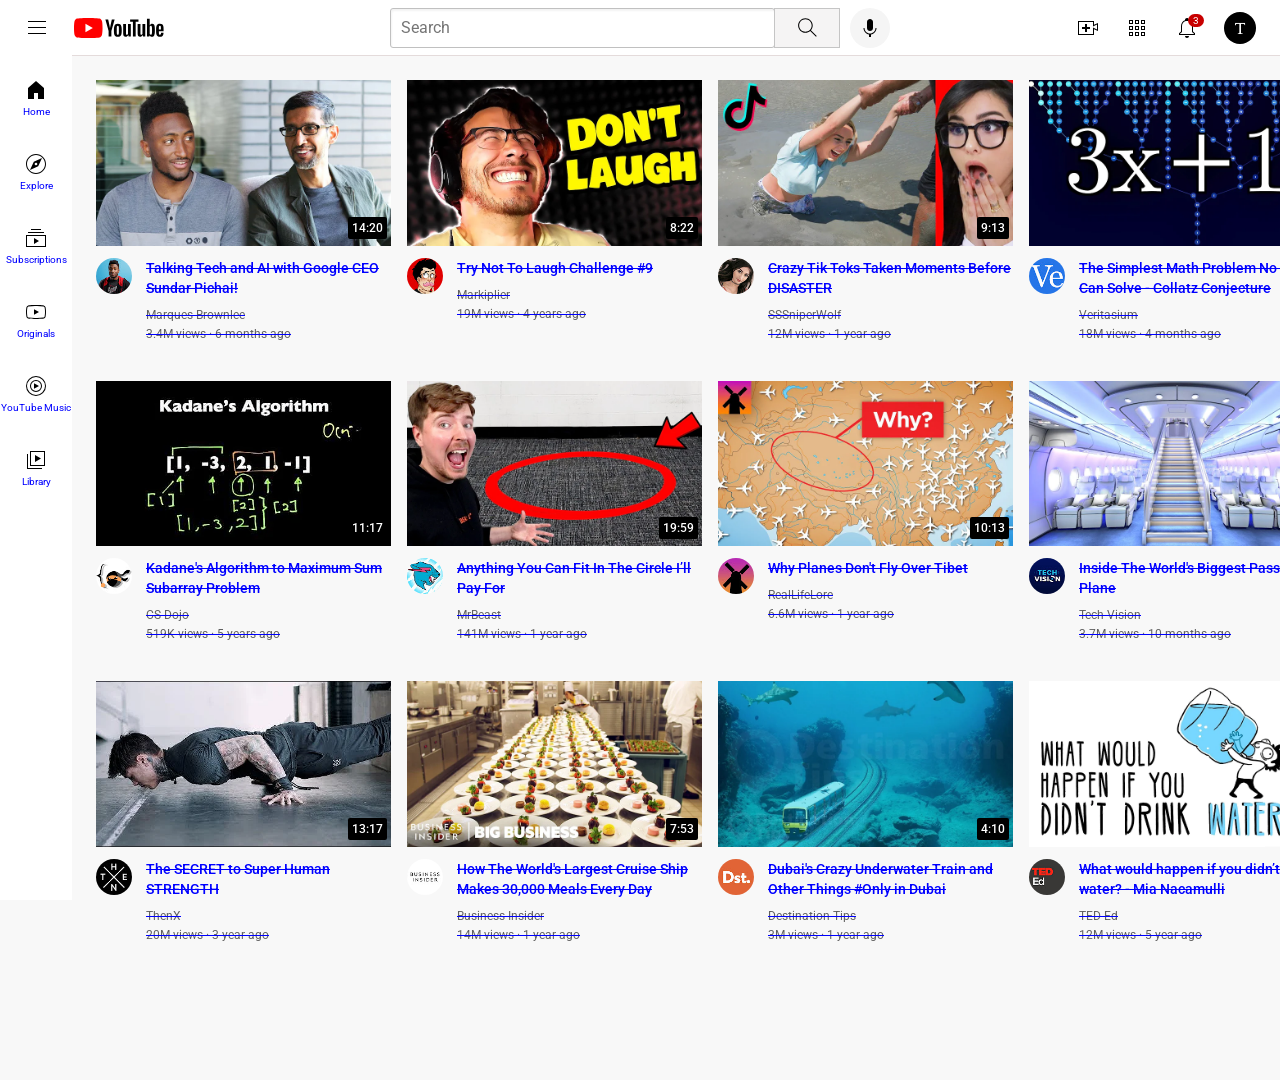
<file: index.html>
<!DOCTYPE html>
<html lang="en">
<head>
  <meta charset="UTF-8">
  <meta name="viewport" content="width=device-width, initial-scale=1.0">
  <title>YouTube.Clone</title>
  <link rel="icon" href="https://cdn-icons-png.freepik.com/256/48/48968.png?ga=GA1.1.150156607.1720871834&semt=ais_hybrid">
  <link rel="stylesheet" href="style/youtube.css">
  <link rel="preconnect" href="https://fonts.googleapis.com">
<link rel="preconnect" href="https://fonts.gstatic.com" crossorigin>
<link href="https://fonts.googleapis.com/css2?family=Roboto:ital,wght@
0,100;0,300;0,400;0,500;0,700;0,900;1,100;1,300;1,400;1,500;1,700;1,900&display=swap" rel="stylesheet">
</head>
<!--coding section start-->
<body>
  <header class="header">
    <div class="left">
      <img class="humbur" src="icons/hamburger-menu.svg">
      <img class="ytlogo"src="icons/youtube-logo.svg">
    </div>
    <div class="middle">
      <input class="searchbar" type="text" placeholder="Search">
      <button class="search">
      <img class="searchicon"src="icons/search.svg">
      <div class="tooltip">Search</div>
    </button>
    <button class="voice">
      <img class="voiceicon"src="icons/voice-search-icon.svg">
      <div class="tooltip">Search with your voice</div>
    </button>
    </div>
    <div class="right">
      <div class="upload">
      <img class="uploadicon" src="icons/upload.svg">
      <div class="tooltip">Create</div>
      </div>
      <div class="apps">
      <img class="appsicon"src="icons/youtube-apps.svg">
      <div class="tooltip">YouTube apps</div>
      </div>
      <div class="notifications">
        <img class="notifi"src="icons/notifications.svg">
        <div class="notifi-count">3</div>
        <div class="tooltip">Notifications</div>
      </div>
      <img class="userpic"src="channel-pictures/user-pic.jpeg">
    </div>
  </header>

  <nav class="sidebar">
    <div class="sidebar-link">
      <img src="icons/home.svg">
      <div>Home</div>
    </div>
    <div class="sidebar-link">
      <img src="icons/explore.svg">
      <div>Explore</div>
    </div>
    <div class="sidebar-link">
      <img src="icons/subscriptions.svg">
      <div>Subscriptions</div>
    </div>
    <div class="sidebar-link">
      <img src="icons/originals.svg">
      <div>Originals</div>
    </div>
    <div class="sidebar-link">
      <img src="icons/youtube-music.svg">
      <div>YouTube Music</div>
    </div>
    <div class="sidebar-link">
      <img src="icons/library.svg">
      <div>Library</div>
    </div>
  </nav>
  
  <main>
  <div class="video-grid">
    <div class="container">
      <div class="thumbnail">
        <a href="https://youtu.be/n2RNcPRtAiY?si=K5cUOYc78Q6PRPHj" target="_blank">
        <img class="thumb" src="thumbnails/thumbnail-1.webp">
      </a>
        <div class="time">14:20</div>
      </div>
      <div class="video-info-grid">
        <div class="channel-pic">                  
          <img class="profile "src="channel-pictures/channel-1.jpeg">
        </div>
        <div class="text">
          <p class="t1">Talking Tech and AI with Google CEO Sundar Pichai!
          </p>
          <p class="tt1">Marques Brownlee
          </p>
          <p class="ttt1">3.4M views &#183 6 months ago
          </p>
        </div>
       </div>
    </div>
    
    <div class="container">
      <div class="thumbnail">
        <a href="https://www.youtube.com/watch?v=mP0RAo9SKZk" target="_blank">
        <img class="thumb" src="thumbnails/thumbnail-2.webp">
      </a>
        <div class="time">8:22</div>
      </div>
      <div class="video-info-grid">
        <div class="channel-pic">
          <img class="profile "src="channel-pictures/channel-2.jpeg">
        </div>
        <div class="text">
          <p class="t1">Try Not To Laugh Challenge #9
          </p>
          <p class="tt1">Markiplier
          </p>
          <p class="ttt1">19M views &#183 4 years ago
          </p>
        </div>
       </div>
    </div>
    <div class="container">
      <div class="thumbnail">
        <a href="https://www.youtube.com/watch?v=FgjPQQeTh1w" target="_blank">
        <img class="thumb" src="thumbnails/thumbnail-3.webp">
        </a>
        <div class="time">9:13</div>
      </div>
      <div class="video-info-grid">
        <div class="channel-pic">                  
          <img class="profile "src="channel-pictures/channel-3.jpeg">
        </div>
        <div class="text">
          <p class="t1">Crazy Tik Toks Taken Moments Before DISASTER
          </p>
          <p class="tt1">SSSniperWolf
          </p>
          <p class="ttt1">12M views &#183 1 year ago
          </p>
        </div>
       </div>
    </div>
    
    <div class="container">
      <div class="thumbnail">
        <a href="https://www.youtube.com/watch?v=094y1Z2wpJg" target="_blank">
        <img class="thumb" src="thumbnails/thumbnail-4.webp">
        </a>
        <div class="time">22:09</div>
      </div>
      <div class="video-info-grid">
        <div class="channel-pic">
          <img class="profile "src="channel-pictures/channel-4.jpeg">
        </div>
        <div class="text">
          <p class="t1">
            The Simplest Math Problem No One Can Solve - Collatz Conjecture
          </p>
          <p class="tt1">Veritasium
          </p>
          <p class="ttt1">18M views &#183 4 months ago
          </p>
        </div>
       </div>
    </div>
    
    <div class="container">
      <div class="thumbnail">
        <a href="https://www.youtube.com/watch?v=86CQq3pKSUw" target="_blank">
        <img class="thumb" src="thumbnails/thumbnail-5.webp">
        </a>
        <div class="time">11:17</div>
      </div>
      <div class="video-info-grid">
        <div class="channel-pic">                  
          <img class="profile "src="channel-pictures/channel-5.jpeg">
        </div>
        <div class="text">
          <p class="t1">
            Kadane's Algorithm to Maximum Sum Subarray Problem
          </p>
          <p class="tt1">CS Dojo
          </p>
          <p class="ttt1">519K views &#183 5 years ago
          </p>
        </div>
       </div>
    </div>
    
    <div class="container">
      <div class="thumbnail">
        <a href="https://www.youtube.com/watch?v=yXWw0_UfSFg" target="_blank">
        <img class="thumb" src="thumbnails/thumbnail-6.webp">
        </a>
        <div class="time">19:59</div>
      </div>
      <div class="video-info-grid">
        <div class="channel-pic">
          <img class="profile "src="channel-pictures/channel-6.jpeg">
        </div>
        <div class="text">
          <p class="t1">Anything You Can Fit In The Circle I’ll Pay For
          </p>
          <p class="tt1">MrBeast
          </p>
          <p class="ttt1">141M views &#183 1 year ago
          </p>
        </div>
       </div>
    </div>

    <div class="container">
      <div class="thumbnail">
        <a href="https://www.youtube.com/watch?v=fNVa1qMbF9Y" target="_blank">
        <img class="thumb" src="thumbnails/thumbnail-7.webp">
        </a>
        <div class="time">10:13</div>
      </div>
      <div class="video-info-grid">
        <div class="channel-pic">
          <img class="profile "src="channel-pictures/channel-7.jpeg">
        </div>
        <div class="text">
          <p class="t1">
            Why Planes Don't Fly Over Tibet
          </p>
          <p class="tt1">RealLifeLore
          </p>
          <p class="ttt1">6.6M views &#183 1 year ago
          </p>
        </div>
       </div>
    </div>

    <div class="container">
      <div class="thumbnail">
        <a href="https://www.youtube.com/watch?v=lFm4EM1juls" target="_blank">
        <img class="thumb" src="thumbnails/thumbnail-8.webp">
        </a>
        <div class="time">7:12</div>
      </div>
      <div class="video-info-grid">
        <div class="channel-pic">
          <img class="profile "src="channel-pictures/channel-8.jpeg">
        </div>
        <div class="text">
          <p class="t1">Inside The World's Biggest Passenger Plane
          </p>
          <p class="tt1">Tech Vision
          </p>
          <p class="ttt1">3.7M views &#183 10 months ago
          </p>
        </div>
       </div>
    </div>

    <div class="container">
      <div class="thumbnail">
        <a href="https://www.youtube.com/watch?v=ixmxOlcrlUc" target="_blank">
        <img class="thumb" src="thumbnails/thumbnail-9.webp">
        </a>
        <div class="time">13:17</div>
      </div>
      <div class="video-info-grid">
        <div class="channel-pic">
          <img class="profile "src="channel-pictures/channel-9.jpeg">
        </div>
        <div class="text">
          <p class="t1">The SECRET to Super Human STRENGTH
          </p>
          <p class="tt1">ThenX
          </p>
          <p class="ttt1">20M views &#183 3 year ago
          </p>
        </div>
       </div>
    </div>

    <div class="container">
      <div class="thumbnail">
        <a href="https://www.youtube.com/watch?v=R2vXbFp5C9o" target="_blank">
        <img class="thumb" src="thumbnails/thumbnail-10.webp">
        </a>
        <div class="time">7:53</div>
      </div>
      <div class="video-info-grid">
        <div class="channel-pic">
          <img class="profile "src="channel-pictures/channel-10.jpeg">
        </div>
        <div class="text">
          <p class="t1">
            How The World's Largest Cruise Ship Makes 30,000 Meals Every Day
          </p>
          <p class="tt1">Business Insider
          </p>
          <p class="ttt1">14M views &#183 1 year ago
          </p>
        </div>
       </div>
    </div>

    <div class="container">
      <div class="thumbnail">
        <a href="https://www.youtube.com/watch?v=0nZuYyXET3s" target="_blank">
        <img class="thumb" src="thumbnails/thumbnail-11.webp">
        </a>
        <div class="time">4:10</div>
      </div>
      <div class="video-info-grid">
        <div class="channel-pic">
          <img class="profile "src="channel-pictures/channel-11.jpeg">
        </div>
        <div class="text">
          <p class="t1">
            Dubai's Crazy Underwater Train and Other Things #Only in Dubai
          </p>
          <p class="tt1">Destination Tips
          </p>
          <p class="ttt1">3M views &#183 1 year ago
          </p>
        </div>
       </div>
    </div>

    <div class="container">
      <div class="thumbnail">
        <a href="https://www.youtube.com/watch?v=9iMGFqMmUFs" target="_blank">
        <img class="thumb" src="thumbnails/thumbnail-12.webp">
        </a>
        <div class="time">4:51</div>
      </div>
      <div class="video-info-grid">
        <div class="channel-pic">
          <img class="profile "src="channel-pictures/channel-12.jpeg">
        </div>
        <div class="text">
          <p class="t1">
            What would happen if you didn’t drink water? - Mia Nacamulli
          </p>
          <p class="tt1">TED-Ed
          </p>
          <p class="ttt1">12M views &#183 5 year ago
          </p>
        </div>
       </div>
    </div>
  </div>
  </main>
</body>
</html>
</file>
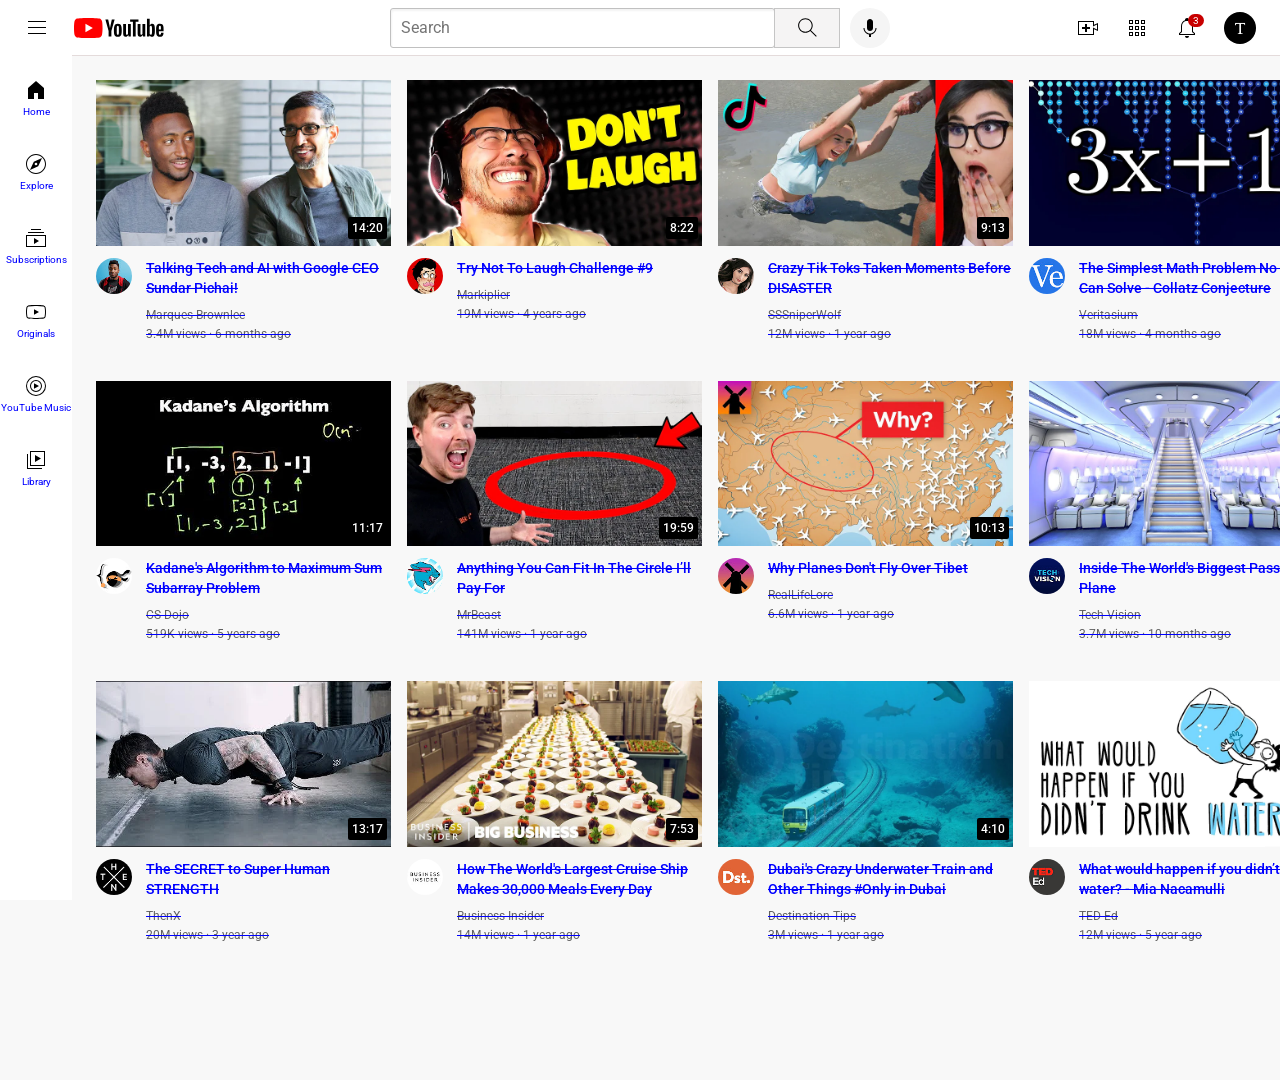
<file: YT.Tushar.html>
<!DOCTYPE html>
<html lang="en">
<head>
  <meta charset="UTF-8">
  <meta name="viewport" content="width=device-width, initial-scale=1.0">
  <title>YouTube.Clone</title>
  <link rel="icon" href="https://cdn-icons-png.freepik.com/256/48/48968.png?ga=GA1.1.150156607.1720871834&semt=ais_hybrid">
  <link rel="stylesheet" href="style/youtube.css">
  <link rel="preconnect" href="https://fonts.googleapis.com">
<link rel="preconnect" href="https://fonts.gstatic.com" crossorigin>
<link href="https://fonts.googleapis.com/css2?family=Roboto:ital,wght@
0,100;0,300;0,400;0,500;0,700;0,900;1,100;1,300;1,400;1,500;1,700;1,900&display=swap" rel="stylesheet">
</head>
<body>
  <header class="header">
    <div class="left">
      <img class="humbur" src="icons/hamburger-menu.svg">
      <img class="ytlogo"src="icons/youtube-logo.svg">
    </div>
    <div class="middle">
      <input class="searchbar" type="text" placeholder="Search">
      <button class="search">
      <img class="searchicon"src="icons/search.svg">
      <div class="tooltip">Search</div>
    </button>
    <button class="voice">
      <img class="voiceicon"src="icons/voice-search-icon.svg">
      <div class="tooltip">Search with your voice</div>
    </button>
    </div>
    <div class="right">
      <div class="upload">
      <img class="uploadicon" src="icons/upload.svg">
      <div class="tooltip">Create</div>
      </div>
      <div class="apps">
      <img class="appsicon"src="icons/youtube-apps.svg">
      <div class="tooltip">YouTube apps</div>
      </div>
      <div class="notifications">
        <img class="notifi"src="icons/notifications.svg">
        <div class="notifi-count">3</div>
        <div class="tooltip">Notifications</div>
      </div>
      <img class="userpic"src="channel-pictures/user-pic.jpeg">
    </div>
  </header>

  <nav class="sidebar">
    <div class="sidebar-link">
      <img src="icons/home.svg">
      <div>Home</div>
    </div>
    <div class="sidebar-link">
      <img src="icons/explore.svg">
      <div>Explore</div>
    </div>
    <div class="sidebar-link">
      <img src="icons/subscriptions.svg">
      <div>Subscriptions</div>
    </div>
    <div class="sidebar-link">
      <img src="icons/originals.svg">
      <div>Originals</div>
    </div>
    <div class="sidebar-link">
      <img src="icons/youtube-music.svg">
      <div>YouTube Music</div>
    </div>
    <div class="sidebar-link">
      <img src="icons/library.svg">
      <div>Library</div>
    </div>
  </nav>
  
  <main>
  <div class="video-grid">
    <div class="container">
      <div class="thumbnail">
        <a href="https://youtu.be/n2RNcPRtAiY?si=K5cUOYc78Q6PRPHj" target="_blank">
        <img class="thumb" src="thumbnails/thumbnail-1.webp">
      </a>
        <div class="time">14:20</div>
      </div>
      <div class="video-info-grid">
        <div class="channel-pic">                  
          <img class="profile "src="channel-pictures/channel-1.jpeg">
        </div>
        <div class="text">
          <p class="t1">Talking Tech and AI with Google CEO Sundar Pichai!
          </p>
          <p class="tt1">Marques Brownlee
          </p>
          <p class="ttt1">3.4M views &#183 6 months ago
          </p>
        </div>
       </div>
    </div>
    
    <div class="container">
      <div class="thumbnail">
        <a href="https://www.youtube.com/watch?v=mP0RAo9SKZk" target="_blank">
        <img class="thumb" src="thumbnails/thumbnail-2.webp">
      </a>
        <div class="time">8:22</div>
      </div>
      <div class="video-info-grid">
        <div class="channel-pic">
          <img class="profile "src="channel-pictures/channel-2.jpeg">
        </div>
        <div class="text">
          <p class="t1">Try Not To Laugh Challenge #9
          </p>
          <p class="tt1">Markiplier
          </p>
          <p class="ttt1">19M views &#183 4 years ago
          </p>
        </div>
       </div>
    </div>
    <div class="container">
      <div class="thumbnail">
        <a href="https://www.youtube.com/watch?v=FgjPQQeTh1w" target="_blank">
        <img class="thumb" src="thumbnails/thumbnail-3.webp">
        </a>
        <div class="time">9:13</div>
      </div>
      <div class="video-info-grid">
        <div class="channel-pic">                  
          <img class="profile "src="channel-pictures/channel-3.jpeg">
        </div>
        <div class="text">
          <p class="t1">Crazy Tik Toks Taken Moments Before DISASTER
          </p>
          <p class="tt1">SSSniperWolf
          </p>
          <p class="ttt1">12M views &#183 1 year ago
          </p>
        </div>
       </div>
    </div>
    
    <div class="container">
      <div class="thumbnail">
        <a href="https://www.youtube.com/watch?v=094y1Z2wpJg" target="_blank">
        <img class="thumb" src="thumbnails/thumbnail-4.webp">
        </a>
        <div class="time">22:09</div>
      </div>
      <div class="video-info-grid">
        <div class="channel-pic">
          <img class="profile "src="channel-pictures/channel-4.jpeg">
        </div>
        <div class="text">
          <p class="t1">
            The Simplest Math Problem No One Can Solve - Collatz Conjecture
          </p>
          <p class="tt1">Veritasium
          </p>
          <p class="ttt1">18M views &#183 4 months ago
          </p>
        </div>
       </div>
    </div>
    
    <div class="container">
      <div class="thumbnail">
        <a href="https://www.youtube.com/watch?v=86CQq3pKSUw" target="_blank">
        <img class="thumb" src="thumbnails/thumbnail-5.webp">
        </a>
        <div class="time">11:17</div>
      </div>
      <div class="video-info-grid">
        <div class="channel-pic">                  
          <img class="profile "src="channel-pictures/channel-5.jpeg">
        </div>
        <div class="text">
          <p class="t1">
            Kadane's Algorithm to Maximum Sum Subarray Problem
          </p>
          <p class="tt1">CS Dojo
          </p>
          <p class="ttt1">519K views &#183 5 years ago
          </p>
        </div>
       </div>
    </div>
    
    <div class="container">
      <div class="thumbnail">
        <a href="https://www.youtube.com/watch?v=yXWw0_UfSFg" target="_blank">
        <img class="thumb" src="thumbnails/thumbnail-6.webp">
        </a>
        <div class="time">19:59</div>
      </div>
      <div class="video-info-grid">
        <div class="channel-pic">
          <img class="profile "src="channel-pictures/channel-6.jpeg">
        </div>
        <div class="text">
          <p class="t1">Anything You Can Fit In The Circle I’ll Pay For
          </p>
          <p class="tt1">MrBeast
          </p>
          <p class="ttt1">141M views &#183 1 year ago
          </p>
        </div>
       </div>
    </div>

    <div class="container">
      <div class="thumbnail">
        <a href="https://www.youtube.com/watch?v=fNVa1qMbF9Y" target="_blank">
        <img class="thumb" src="thumbnails/thumbnail-7.webp">
        </a>
        <div class="time">10:13</div>
      </div>
      <div class="video-info-grid">
        <div class="channel-pic">
          <img class="profile "src="channel-pictures/channel-7.jpeg">
        </div>
        <div class="text">
          <p class="t1">
            Why Planes Don't Fly Over Tibet
          </p>
          <p class="tt1">RealLifeLore
          </p>
          <p class="ttt1">6.6M views &#183 1 year ago
          </p>
        </div>
       </div>
    </div>

    <div class="container">
      <div class="thumbnail">
        <a href="https://www.youtube.com/watch?v=lFm4EM1juls" target="_blank">
        <img class="thumb" src="thumbnails/thumbnail-8.webp">
        </a>
        <div class="time">7:12</div>
      </div>
      <div class="video-info-grid">
        <div class="channel-pic">
          <img class="profile "src="channel-pictures/channel-8.jpeg">
        </div>
        <div class="text">
          <p class="t1">Inside The World's Biggest Passenger Plane
          </p>
          <p class="tt1">Tech Vision
          </p>
          <p class="ttt1">3.7M views &#183 10 months ago
          </p>
        </div>
       </div>
    </div>

    <div class="container">
      <div class="thumbnail">
        <a href="https://www.youtube.com/watch?v=ixmxOlcrlUc" target="_blank">
        <img class="thumb" src="thumbnails/thumbnail-9.webp">
        </a>
        <div class="time">13:17</div>
      </div>
      <div class="video-info-grid">
        <div class="channel-pic">
          <img class="profile "src="channel-pictures/channel-9.jpeg">
        </div>
        <div class="text">
          <p class="t1">The SECRET to Super Human STRENGTH
          </p>
          <p class="tt1">ThenX
          </p>
          <p class="ttt1">20M views &#183 3 year ago
          </p>
        </div>
       </div>
    </div>

    <div class="container">
      <div class="thumbnail">
        <a href="https://www.youtube.com/watch?v=R2vXbFp5C9o" target="_blank">
        <img class="thumb" src="thumbnails/thumbnail-10.webp">
        </a>
        <div class="time">7:53</div>
      </div>
      <div class="video-info-grid">
        <div class="channel-pic">
          <img class="profile "src="channel-pictures/channel-10.jpeg">
        </div>
        <div class="text">
          <p class="t1">
            How The World's Largest Cruise Ship Makes 30,000 Meals Every Day
          </p>
          <p class="tt1">Business Insider
          </p>
          <p class="ttt1">14M views &#183 1 year ago
          </p>
        </div>
       </div>
    </div>

    <div class="container">
      <div class="thumbnail">
        <a href="https://www.youtube.com/watch?v=0nZuYyXET3s" target="_blank">
        <img class="thumb" src="thumbnails/thumbnail-11.webp">
        </a>
        <div class="time">4:10</div>
      </div>
      <div class="video-info-grid">
        <div class="channel-pic">
          <img class="profile "src="channel-pictures/channel-11.jpeg">
        </div>
        <div class="text">
          <p class="t1">
            Dubai's Crazy Underwater Train and Other Things #Only in Dubai
          </p>
          <p class="tt1">Destination Tips
          </p>
          <p class="ttt1">3M views &#183 1 year ago
          </p>
        </div>
       </div>
    </div>

    <div class="container">
      <div class="thumbnail">
        <a href="https://www.youtube.com/watch?v=9iMGFqMmUFs" target="_blank">
        <img class="thumb" src="thumbnails/thumbnail-12.webp">
        </a>
        <div class="time">4:51</div>
      </div>
      <div class="video-info-grid">
        <div class="channel-pic">
          <img class="profile "src="channel-pictures/channel-12.jpeg">
        </div>
        <div class="text">
          <p class="t1">
            What would happen if you didn’t drink water? - Mia Nacamulli
          </p>
          <p class="tt1">TED-Ed
          </p>
          <p class="ttt1">12M views &#183 5 year ago
          </p>
        </div>
       </div>
    </div>
  </div>
  </main>
</body>
</html>
</file>
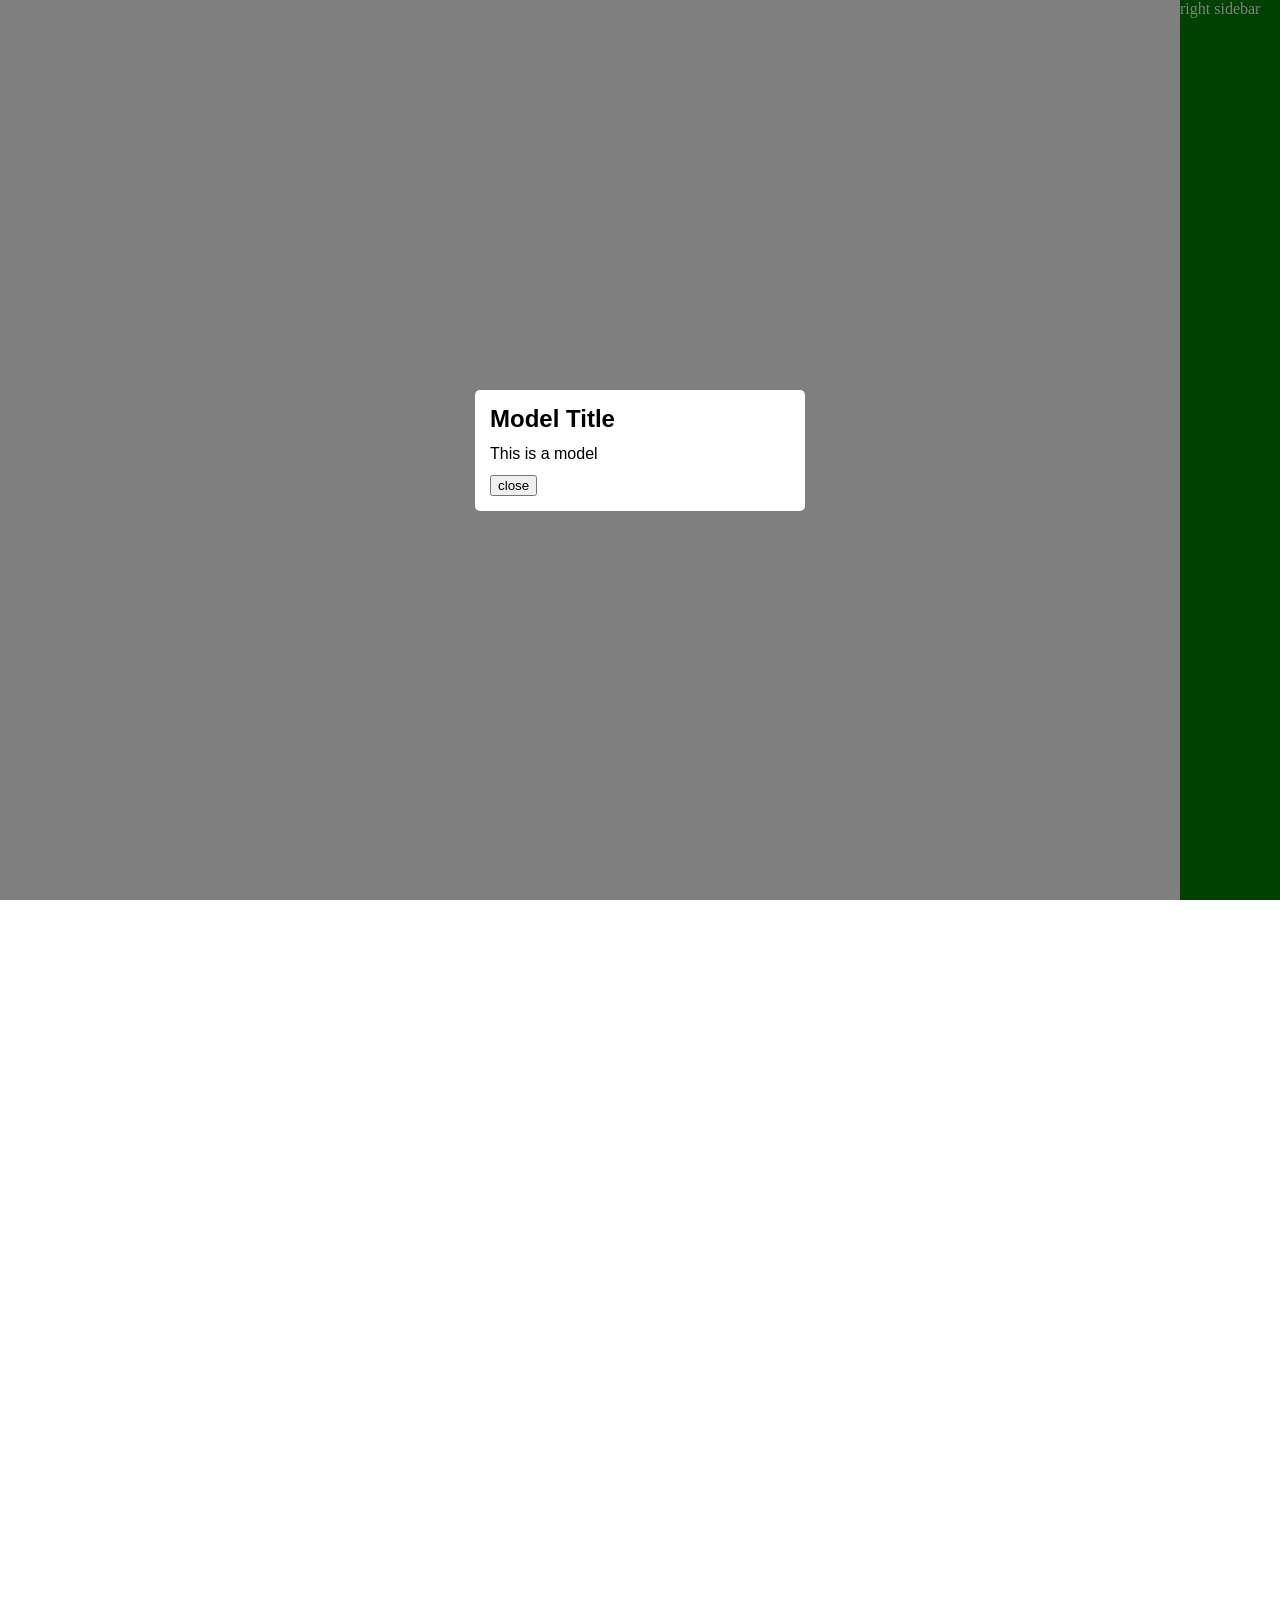
<file: exercise-yt/14b.html>
<!DOCTYPE html>
<html>
    <head></head>
    <body style=" height: 3000px;">
        <div class="rightside">right sidebar</div>
          <div class="overlay">
             <div class="model">
            <div class="title">Model Title</div>
            <div class="content">This is a model</div>
            
                <button>
                    close
                </button>
            </div>
        </div>


        <style>
            .rightside{
               background-color: green;
               color: white;
               position: fixed;
               right: 0;
               top: 0;
               bottom: 0;
               width: 100px;

            }
            .overlay{
                background-color: rgba(0, 0, 0, 0.5);
                position: fixed;
                top: 0;
                bottom: 0;
                left: 0;
                right: 0;
                display: flex;
                flex-direction: row;
                justify-content: center;
                align-items: center;

            }
            .model{
                background-color: white;
                width: 300px;
                padding-top: 15px;
                padding-bottom: 15px;
                padding-left: 15px;
                padding-right: 15px;
                border-radius: 5px;
            }
            .title{
                font-family: arial;
                font-weight: bold;
                font-size: 24px;
                margin-bottom: 12px;
            }
            .content{
                font-family: arial;
                padding-bottom: 12px;
            }
        </style>
    </body>

</html>
</file>
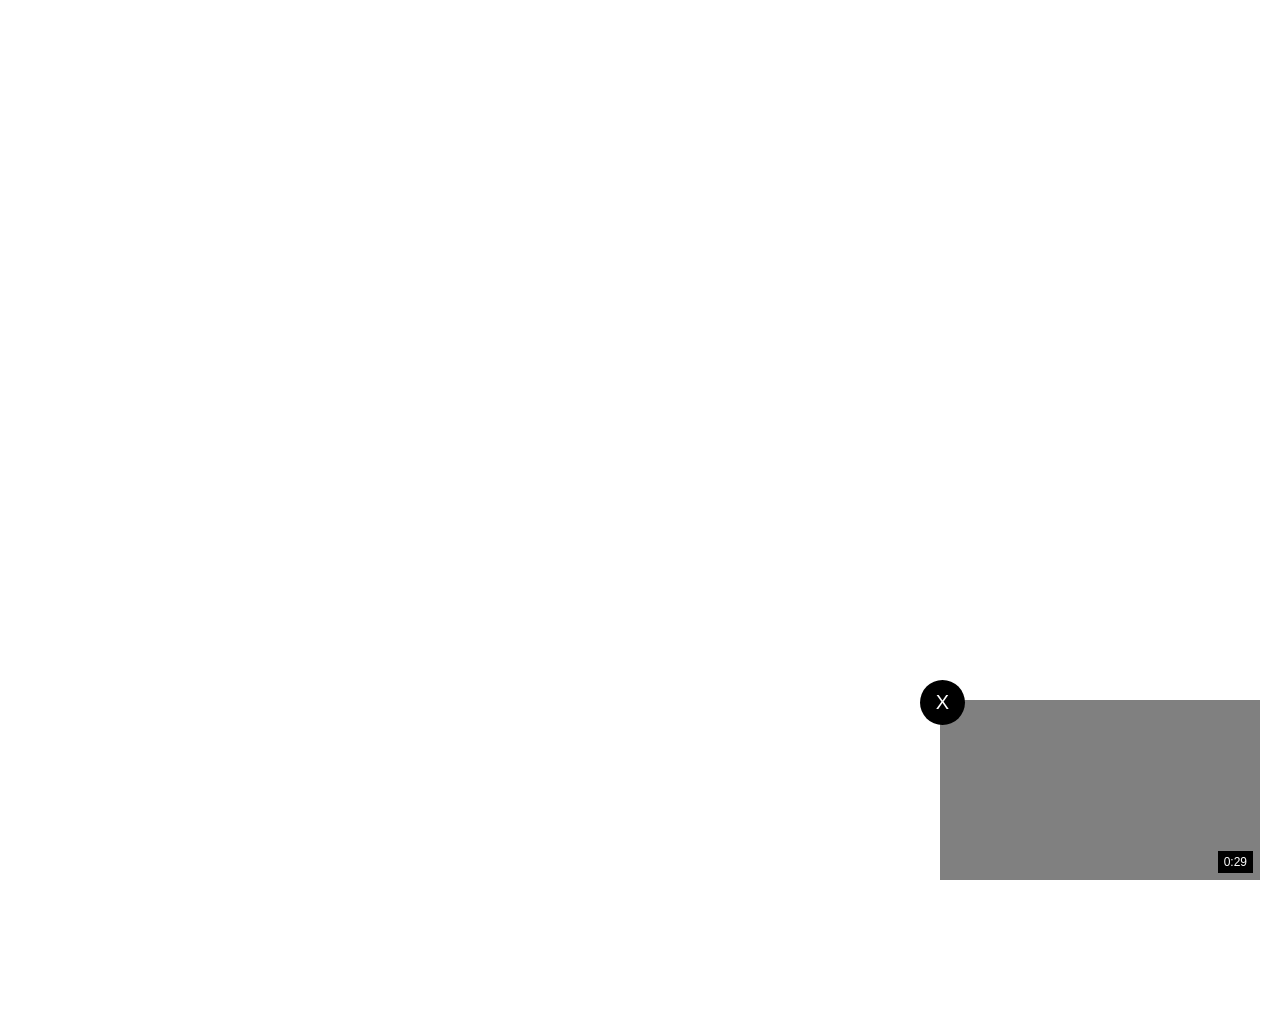
<file: exercise-yt/15a.html>
<!DOCTYPE html>
<html lang="en">
<head>
    <meta charset="UTF-8">
    <meta name="viewport" content="width=device-width, initial-scale=1.0">
    <title>absolute</title>
</head>
<body style="height: 1000px">
    <div class="box">
    <div class="close-button">X</div>
    <div class="time">0:29</div>
     </div>
    <style>
       .close-button {
         background-color: black;
         color: white;
         position: absolute;
         top: -20px;
         left: -20px;
         font-family: Arial;
         font-size: 20px;
         width: 45px;
         height: 45px;
         border-radius: 25px;
         display: flex;
         align-items: center;
         justify-content: center;
}
        
        .close-button:hover{
            opacity: 0.6;

        }
        .close-button:active{
           opacity: 0.0;
        }
        .box{
            position: fixed;
            width: 320px;
            height: 180px;
            background-color: gray;
            bottom: 20px;
            right: 20px;
        }
        .time{
            position: absolute;
            bottom: 7px;
            right: 7px;
            font-family: arial;
            font-weight: 500;
            font-size: 12px;
            background-color: black;
            color: white;
            padding-top: 4px;
            padding-bottom: 4px;
            padding-left: 6px;
            padding-right: 6px;
        }
    </style>
</body>
</html>
</file>
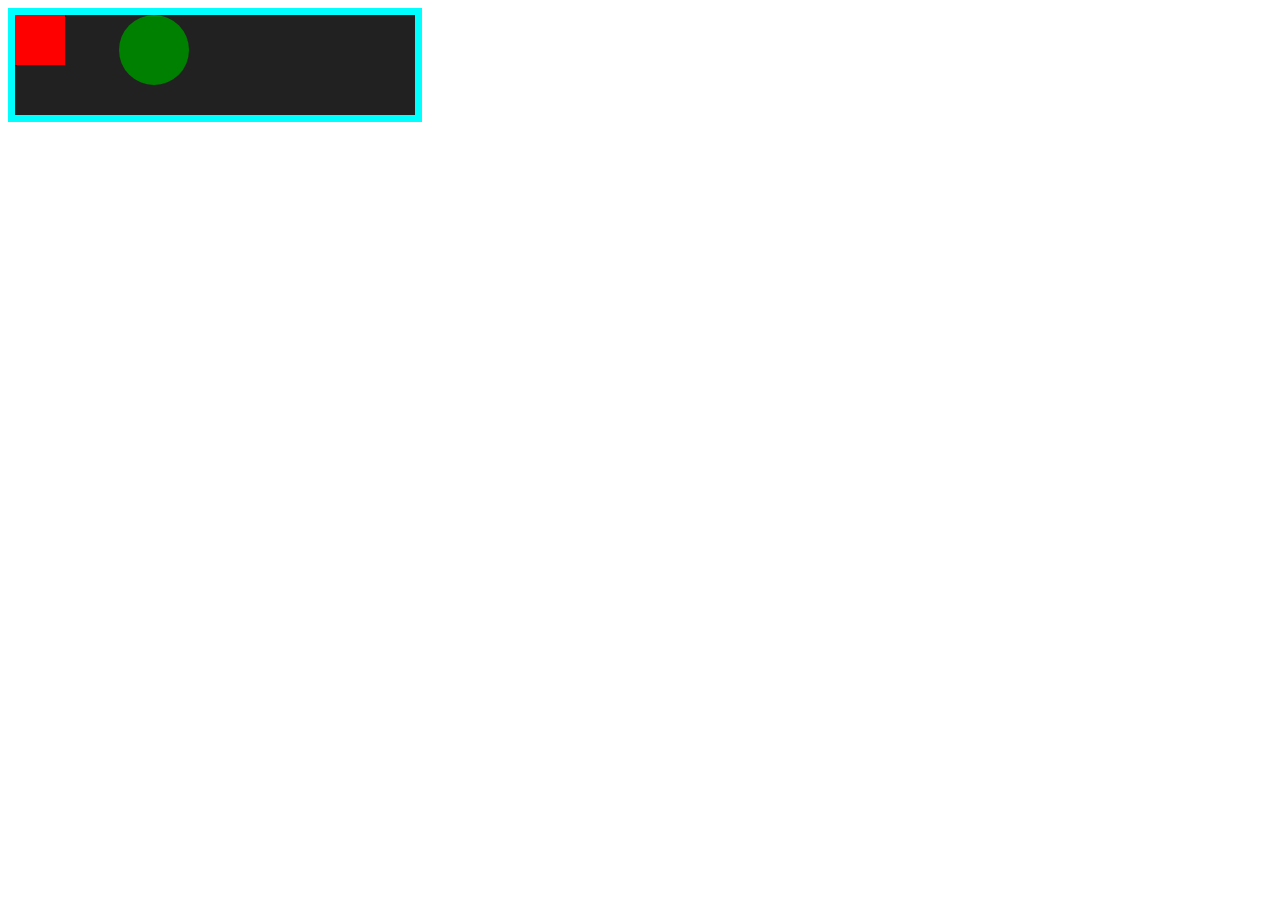
<file: exercise-yt/exe3.html>
<!DOCTYPE html>
<html lang="en">
<head>
    <meta charset="UTF-8">
    <meta name="viewport" content="width=device-width, initial-scale=1.0">
    <title>Document</title>
</head>
<body>
    <div class="main">
    <div class="div1"></div>
    <div class="div2"></div>
    </div>
    <style>
     .main{
        height: 100px;
        width: 400px;
        border: solid;
        border-color: aqua;
        border-width: 7px;
        background-color: rgb(33, 33, 33);
     }   
    .div1{
       background-color: red;
       width: 50px;
       height: 50px;
       margin-bottom: 30px;  
       display: inline-block;  
       margin-right: 50px;     
       
    }
    .div2{
         width: 70px;
         height: 70px;
        background-color: green;
        border-radius: 50px;
        display: inline-block;
        vertical-align: top; 
        
    }
    </style>
</body>
</html>
</file>
<file: style/youtube.css>
/*general css*/
p{
    font-family: roboto;
    margin-top: 0;
    margin-bottom: 0;
}
body{
    color: blue;
    text-decoration: line-through;
    height: 1000px;
    margin-top: 0;
    margin-bottom: 0;
    margin-left: 0;
    margin-right: 0;
    padding-top: 80px;
    padding-left: 96px;
    padding-right: 24px;
    background-color: rgb(248,248,248);
}

/*youtube css*/

.thumbnail{
    margin-bottom: 12px;   
    position: relative;
}
.thumb{
    width: 100%;
    display: block;
  }
.time{
    font-family: Roboto, Arial;
    font-size: 12px;
    font-weight: 500;
    padding-top: 4px;
    padding-bottom: 4px;
    padding-left: 4px;
    padding-right: 4px;
    border-radius: 2px;
    background-color: black;
    color: white;
    position: absolute;
    bottom: 7px;
    right: 4px;
}
.t1{
    margin-top: 0;
    font-size: 14px;
    font-weight: 500;
    line-height: 20px;
    margin-bottom: 10px;
}
.tt1{
    font-size: 12px;
    color: rgb(96,96,96);
    margin-bottom: 5px;
}
.ttt1{
    font-size: 12px;
    color: rgb(96,96,96);
}


.video-info-grid{
    display: grid;
    grid-template-columns: 50px 1fr;
}
.channel-pic{
    display: inline-block;
    width: 50px;
    vertical-align: top;   
}
.text{
    
    display: inline-block;
    width: 245px;   
}  
.profile{
    width: 36px;
    border-radius: 50px;
} 

.video-grid{
    display: grid;
    grid-template-columns: 1fr 1fr 1fr 1fr;
    column-gap: 16px;
    row-gap: 40px;

}

@media (max-width: 750px) {
    .video-grid{
        grid-template-columns: 1fr 1fr;
    }
}

@media (min-width: 751px) and (max-width: 999px) {
    .video-grid{
        grid-template-columns: 1fr 1fr 1fr;
    }
}


@media (min-width: 1000px) {
    .video-grid{
        grid-template-columns: 1fr 1fr 1fr 1fr;
    }
}

/*header css */
.header{
    height: 55px;
    display: flex;
    flex-direction: row;
    justify-content: space-between;
    position: fixed;
    top: 0;
    left: 0;
    right: 0;
    background-color: white;
    border-bottom-width: 1px;
    border-bottom-style: solid;
    border-bottom-color: rgb(228, 219, 219);
    z-index: 100;
}
.left{
   
    display: flex;
    align-items: center;
}
.humbur{
    height: 24px;
    margin-left: 25px;
    margin-right: 25px;

}
.ytlogo{
    height: 20px;
    
}
.middle{
    flex: 1;
    margin-left: 70px;
    margin-right: 30px;
    max-width: 500px;
    display: flex;
    align-items: center;
}
.searchbar{
    flex: 1;
    height: 36px;
    border-style: solid;
    border-width: 1px;
    border-color: rgb(192,192,192);
    font-size: 16px;
    padding-left: 10px;
    border-radius: 3px;
    box-shadow: inset 1px 2px 2px rgba(0, 0, 0, 0.05);
    width: 0;
}
.searchbar::placeholder{
    font-family: Roboto, Arial;
    font-size: 16px;
}
.search{
    height: 40px;
    width: 66px;
    background-color: rgb(245, 244, 244);
    border-width: 1px;
    border-style: solid;
    border-color: rgb(197, 197, 197);
    margin-left: -1px;
    margin-right: 10px;
}

.search,
.voice,
.upload,
.apps,
.notifications {
    position: relative;
    display: flex;
    justify-content: center;
    align-items: center;
    
}

.search .tooltip,
.voice .tooltip,
.upload .tooltip,
.apps .tooltip,
.notifications .tooltip
{
    font-family: Roboto, Arial;
    position: absolute;
    background-color: gray;
    color: white;
    padding-top: 4px;
    padding-bottom: 4px;
    padding-left: 8px;
    padding-right: 8px;
    border-radius: 2px;
    font-size: 12px;
    bottom: -30px;
    opacity: 0;
    transition: opacity 0.15s;
    white-space: nowrap;
    
    
}
.search:hover .tooltip,
.voice:hover .tooltip,
.upload:hover .tooltip,
.apps:hover .tooltip,
.notifications:hover .tooltip{
  
    opacity: 1;
}
    

.searchicon{
    height: 25px;

}
.voice{
    height: 40px;
    width: 40px;
    border-radius: 20px;
    border: none;
    background-color: rgb(245, 245, 245);

}

.voiceicon{
    height: 24px;
}

.right{
    display: flex;
    align-items: center;
    justify-content: space-between;
    width: 180px;
    margin-right: 24px;   
    flex-shrink: 0; 
}
.uploadicon{
    height: 24px;
}
.appsicon{
    height: 24px;
}
.notifi{
    height: 24px;
    width: 24px;
}
.notifications{
    position: relative;
}
.notifi-count{
    position: absolute;
    top: -2px;
    right:-5px;
    background-color: rgb(200, 0, 0);
    color: white;
    font-family: Roboto, Arial;
    font-size: 10px;
    padding-top: 1px;
    padding-bottom: 1px;
    padding-right: 5px;
    padding-left: 5px;
    border-radius: 15px;
}

.userpic{
    height: 32px;
    border-radius: 16px;
}

/*sidedbar css*/
.sidebar{
    position: fixed;
    left: 0;
    bottom: 0;
    top: 55px;
    background-color: white;
    width: 72px;
    z-index: 200;
    padding-top: 5px;

}
.sidebar-link{
    height: 74px;
    display: flex;
    justify-content: center;
    align-items: center;
    flex-direction: column;
    cursor: pointer;

}
.sidebar-link:hover{
    background-color: rgb(235,235,235);
}
.sidebar-link img {
    height: 24px;
    margin-bottom: 4px;
}
.sidebar-link div{
    font-size: 10px;
    font-family: roboto, arial;
}
</file>
